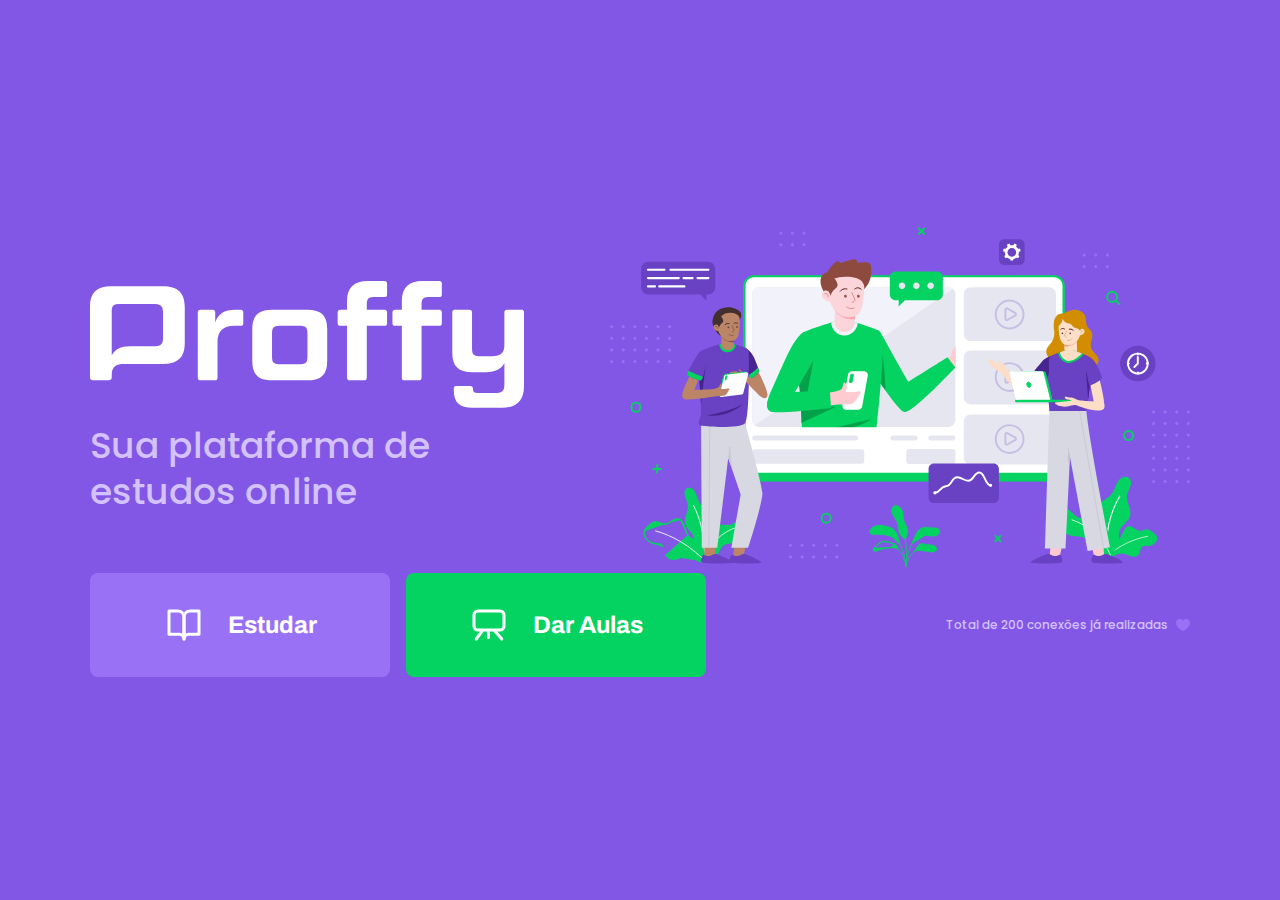
<file: index.html>
<!DOCTYPE html>
<!-- 'lang' é um atributo -->
<html lang="pt_br">
  <head>
    <meta charset="UTF-8" />
    <meta name="viewport" content="width=device-width, initial-scale=1.0" />
    <meta name="theme-color" content="#8257E5" />
    <title>Proffy | Sua plataforma de estudos online</title>
    <link rel="shortcut icon" href="/images/favicon.png" type="image/png" />
    <link rel="stylesheet" href="/styles/main.css" />
    <link rel="stylesheet" href="/styles/partials/page-landing.css" />
    <link
      href="https://fonts.googleapis.com/css2?family=Archivo:wght@400;700&amp;family=Poppins:wght@400;600&amp;display=swap"
      rel="stylesheet"
    />
  </head>
  <body id="page-landing">
    <div id="container">
      <div class="logo-container">
        <img src="images/logo.svg" alt="Proffy" />
        <h2>Sua plataforma de estudos online</h2>
      </div>
      <img
        class="hero-image"
        src="images/landing.svg"
        alt="Plataforma de Estudos"
      />
      <div class="buttons-container">
        <a class="study" href="/study.html">
          <img src="/images/icons/study.svg" alt="Estudar" />
          Estudar
        </a>
        <a class="give-classes" href="/give-classes.html">
          <img src="/images/icons/give-classes.svg" alt="Dar Aulas" />
          Dar Aulas
        </a>
      </div>
      <p class="total-connections">
        Total de 200 conexões já realizadas
        <img src="/images/icons/purple-heart.svg" alt="Coração Roxo" />
      </p>
    </div>
  </body>
</html>
</file>
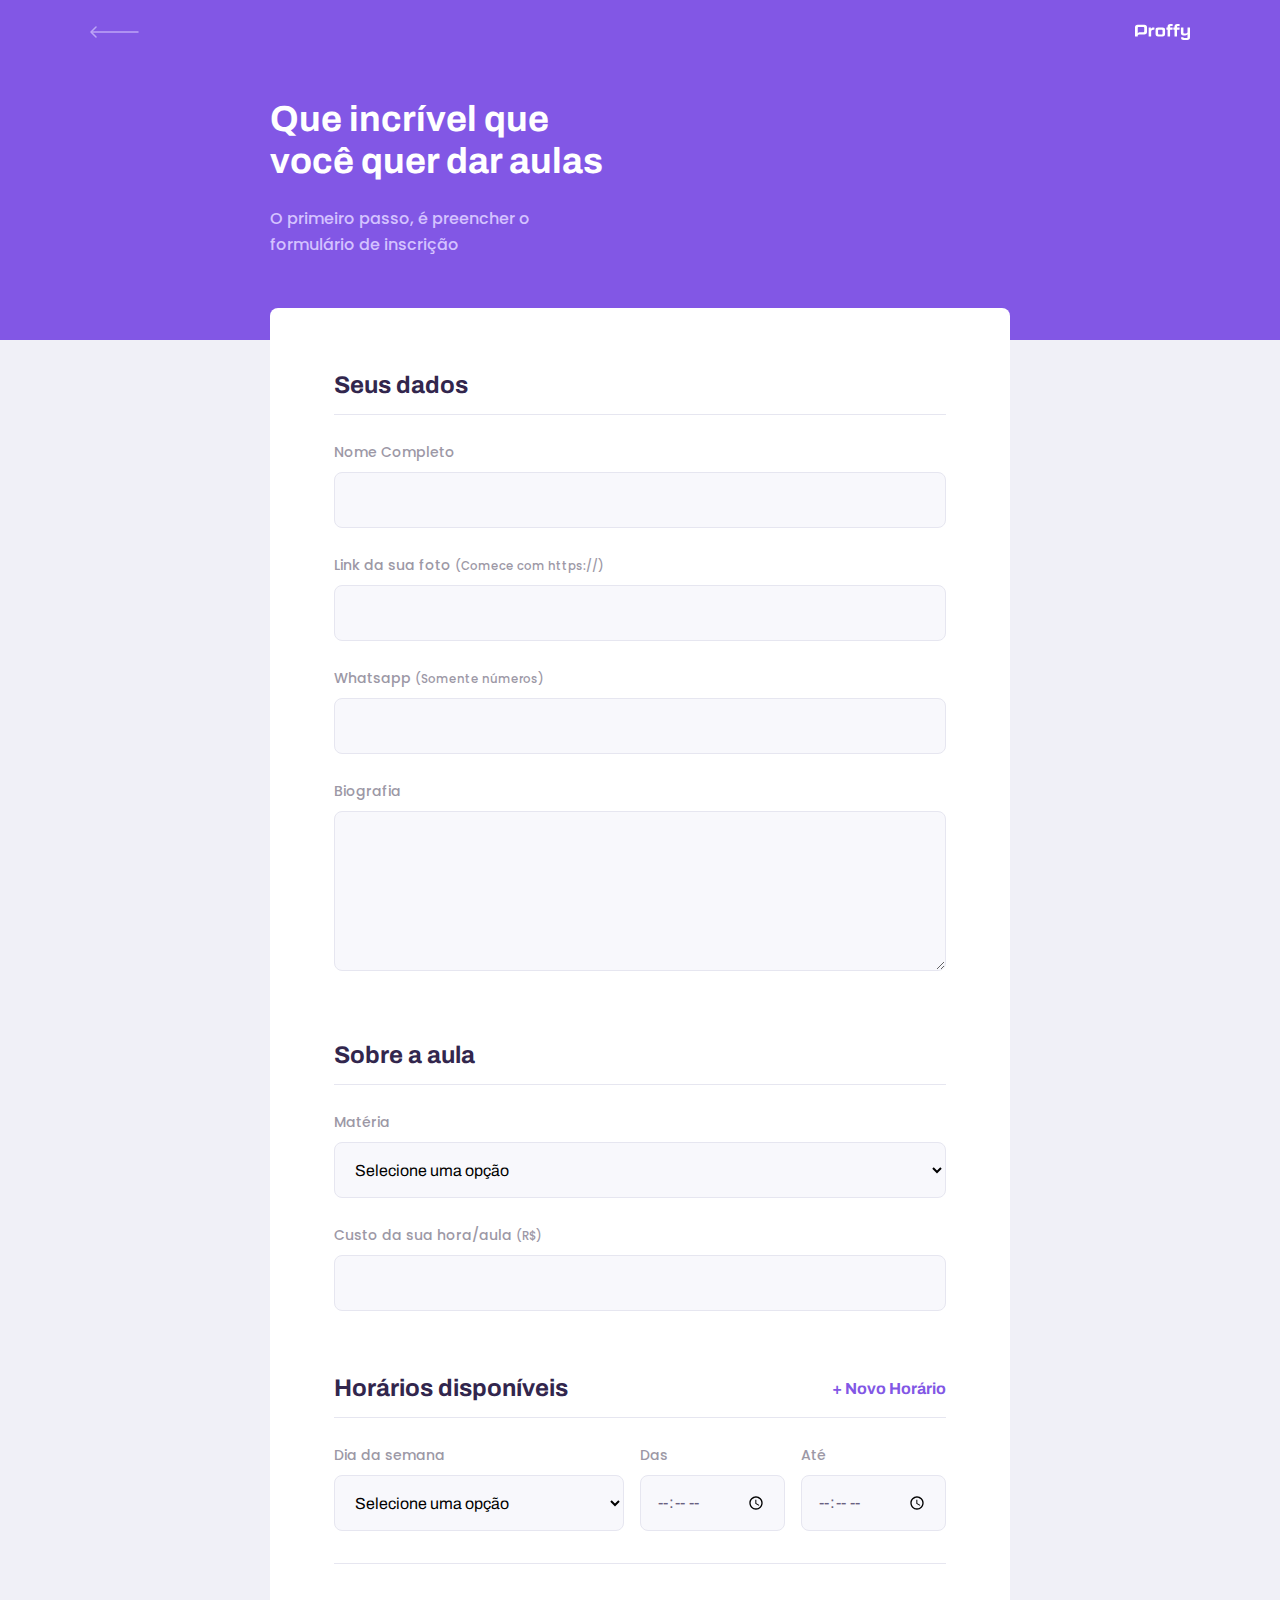
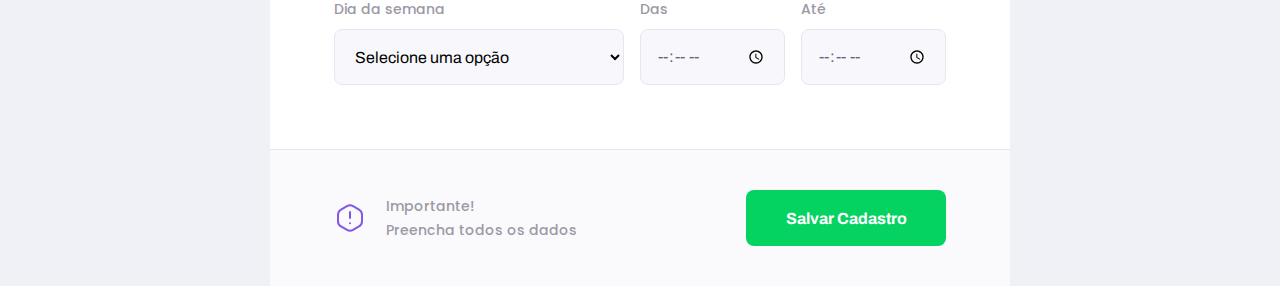
<file: give-classes.html>
<!DOCTYPE html>
<!-- 'lang' é um atributo -->
<html lang="pt_br">
  <head>
    <meta charset="UTF-8" />
    <meta name="viewport" content="width=device-width, initial-scale=1.0" />
    <title>Proffy | Sua plataforma de estudos online</title>
    <link rel="stylesheet" href="/styles/main.css" />
    <link rel="stylesheet" href="/styles/partials/header.css" />
    <link rel="stylesheet" href="/styles/partials/forms.css" />
    <link rel="stylesheet" href="/styles/partials/page-give-classes.css" />
    <link
      href="https://fonts.googleapis.com/css2?family=Archivo:wght@400;700&amp;family=Poppins:wght@400;600&amp;display=swap"
      rel="stylesheet"
    />
  </head>
  <body id="page-give-classes">
    <div id="container">
      <header class="page-header">
        <div class="top-bar-container">
          <a href="/">
            <img src="/images/icons/back.svg" alt="Voltar" />
          </a>
          <img src="/images/logo.svg" alt="Proffy" />
        </div>
        <div class="header-content">
          <strong>Que incrível que você quer dar aulas</strong>
          <p>O primeiro passo, é preencher o formulário de inscrição</p>
        </div>
      </header>
      <main>
        <form action="" id="create-class">
          <fieldset>
            <legend>Seus dados</legend>
            <div class="input-block">
              <label for="name">Nome Completo</label>
              <input name="name" id="name" required />
            </div>
            <div class="input-block">
              <label for="avatar"
                >Link da sua foto <small>(Comece com https://)</small></label
              >
              <input name="avatar" id="avatar" type="url" required />
            </div>
            <div class="input-block">
              <label for="whatsapp"
                >Whatsapp <small>(Somente números)</small></label
              >
              <input name="whatsapp" id="whatsapp" type="number" required />
            </div>
            <div class="textarea-block">
              <label for="bio">Biografia</label>
              <textarea name="bio" id="bio" required></textarea>
            </div>
          </fieldset>
          <fieldset>
            <legend>Sobre a aula</legend>
            <div class="select-block">
              <label for="subject">Matéria</label>
              <select name="subject" id="subject" required>
                <option value="">Selecione uma opção</option>
                <option value="1">Artes</option>
                <option value="2">Biologia</option>
                <option value="3">Ciências</option>
                <option value="4">Educação física</option>
                <option value="5">Física</option>
                <option value="6">Geografia</option>
                <option value="7">História</option>
                <option value="8">Matemática</option>
                <option value="9">Português</option>
                <option value="10">Química</option>
              </select>
            </div>
            <div class="input-block">
              <label for="cost"
                >Custo da sua hora/aula
                <small>(R$)</small>
              </label>
              <input type="cost" id="cost" type="number" required />
            </div>
          </fieldset>
          <fieldset id="schedule-items">
            <legend>
              Horários disponíveis
              <button id="add-time">+ Novo Horário</button>
            </legend>
            <div class="schedule-item">
              <div class="select-block">
                <label for="weekday">Dia da semana</label>
                <select name="weekday[]" required>
                  <option value="">Selecione uma opção</option>
                  <option value="0">Domingo</option>
                  <option value="1">Segunda-feira</option>
                  <option value="2">Terça-feira</option>
                  <option value="3">Quarta-feira</option>
                  <option value="4">Quinta-feira</option>
                  <option value="5">Sexta-feira</option>
                  <option value="6">Sábado</option>
                </select>
              </div>
              <div class="input-block">
                <label for="time_from">Das</label>
                <input type="time" name="time_from[]" required />
              </div>
              <div class="input-block">
                <label for="time_from">Até</label>
                <input type="time" name="time_from[]" required />
              </div>
            </div>
            <div class="schedule-item">
              <div class="select-block">
                <label for="weekday">Dia da semana</label>
                <select name="weekday[]" required>
                  <option value="">Selecione uma opção</option>
                  <option value="0">Domingo</option>
                  <option value="1">Segunda-feira</option>
                  <option value="2">Terça-feira</option>
                  <option value="3">Quarta-feira</option>
                  <option value="4">Quinta-feira</option>
                  <option value="5">Sexta-feira</option>
                  <option value="6">Sábado</option>
                </select>
              </div>
              <div class="input-block">
                <label for="time_from">Das</label>
                <input type="time" name="time_from[]" required />
              </div>
              <div class="input-block">
                <label for="time_from">Até</label>
                <input type="time" name="time_from[]" required />
              </div>
            </div>
          </fieldset>
        </form>
        <footer>
          <p>
            <img src="/images/icons/warning.svg" alt="Aviso importante" />
            Importante! <br />
            Preencha todos os dados
          </p>
          <button type="submit" form="create-class">Salvar Cadastro</button>
        </footer>
      </main>
    </div>
  </body>
</html>

<!-- Aula 03 58" -->
</file>
<file: styles/main.css>
:root {
  --color-background: #f0f0f7;
  --color-primary-lighter: #9871f5;
  --color-primary-light: #916bea;
  --color-primary: #8257e5;
  --color-primary-dark: #774dd6;
  --color-primary-darker: #6842c2;
  --color-secondary: #04d361;
  --color-secondary-dark: #04bf58;
  --color-title-in-primary: #ffffff;
  --color-text-in-primary: #d4c2ff;
  --color-text-title: #32264d;
  --color-text-complement: #9c98a6;
  --color-text-base: #6a6180;
  --color-line-in-white: #e6e6f0;
  --color-input-background: #f8f8fc;
  --color-button-text: #ffffff;
  --color-box-base: #ffffff;
  --color-box-footer: #fafafc;
  --color-small-info: #c1bccc;
  /* tamanho da fonte padrão nos navegadores: 16px - 100% - 1rem */
  font-size: 60%; /* controle das medidas rem */
}

* {
  margin: 0;
  padding: 0;
  box-sizing: border-box;
}

html,
body {
  height: 100vh;
}

body {
  background: var(--color-background);
  display: flex;
  align-items: center;
  justify-content: center;
}

body,
input,
button,
textarea {
  font-weight: 500;
  font-family: Poppins;
  font-size: 1.6rem;
  color: var(--color-text-base);
}

#container {
  width: 90vw;
  max-width: 700px;
}

@media (min-width: 700px) {
  :root {
    /* todo 1rem equivale a 10px */
    font-size: 62.5%;
  }
}
</file>
<file: styles/partials/page-landing.css>
#page-landing {
  background: var(--color-primary);
}

#page-landing #container {
  color: var(--color-text-in-primary);
}

.logo-container img {
  height: 10rem;
}

.logo-container {
  text-align: center;
  margin-bottom: 3.2rem;
}

.logo-container h2 {
  font-weight: 500;
  font-size: 3.6rem;
  line-height: 4.6rem;
  margin-top: 0.8rem;
}

.hero-image {
  width: 100%;
}

.buttons-container {
  display: flex;
  justify-content: center;
  margin: 3.2rem 0;
}

.buttons-container a {
  width: 30rem;
  height: 10.4rem;
  border-radius: 0.8rem;
  margin-right: 1.6rem;
  font: 700 2.4rem Archivo;
  display: flex;
  align-items: center;
  justify-content: center;
  text-decoration: none;
  transition: background 0.2s;
  color: var(--color-button-text);
}

.buttons-container a img {
  width: 4rem;
  margin-right: 2.4rem;
}

.buttons-container a.study {
  background: var(--color-primary-lighter);
}

.buttons-container a.study:hover {
  background: var(--color-primary-light);
}

.buttons-container a.give-classes {
  background: var(--color-secondary);
  margin-right: 0;
}

.buttons-container a.give-classes:hover {
  background: var(--color-secondary-dark);
}

.total-connections {
  font-size: 1.8rem;
  display: flex;
  align-items: center;
  justify-content: center;
}

.total-connections img {
  margin-left: 0.8rem;
}

@media (max-width: 699px) {
  :root {
    font-size: 40%; /* controle das medidas rem */
  }
}

/* @media -- responsividade para o desktop */
@media (min-width: 1100px) {
  #page-landing #container {
    max-width: 1100px;
    display: grid;
    grid-template-columns: 2fr 1fr 2fr;
    grid-template-rows: 350px 1fr;
    grid-template-areas: "proffy image image" "button button texting";
    column-gap: 87px;
    column-gap: 86px;
  }

  .logo-container {
    grid-area: proffy;
    text-align: initial;
    align-self: center;
    margin: 0;
  }

  .logo-container img {
    height: 127px;
  }

  .hero-image {
    grid-area: image;
    height: 350px;
  }

  .buttons-container {
    grid-area: button;
    justify-content: flex-start;
    margin: 0;
  }

  .total-connections {
    grid-area: texting;
    justify-self: end;
    font-size: 1.2rem;
  }
}
</file>
<file: styles/partials/header.css>
.page-header {
  background-color: var(--color-primary);
  display: flex;
  flex-direction: column;
}

.page-header .top-bar-container {
  width: 90%;
  margin: 0 auto;
  display: flex;
  align-items: center;
  justify-content: space-between;
  padding: 1.6rem 0;
}

.page-header .top-bar-container a {
  height: 3.2rem;
  transition: opacity 0.2s;
}

.page-header .top-bar-container a:hover {
  opacity: 0.6;
}

.page-header .top-bar-container > img {
  height: 1.6rem;
}

.page-header .header-content {
  width: 90%;
  margin: 3.2rem auto;
  position: relative;
}

.page-header .header-content strong {
  font: 700 3.6rem Archivo;
  line-height: 4.2rem;
  color: var(--color-title-in-primary);
}

.page-header .header-content p {
  max-width: 30rem;
  font-size: 1.6rem;
  line-height: 2.6rem;
  color: var(--color-text-in-primary);
  margin-top: 2.4rem;
}

@media (min-width: 700px) {
  .page-header {
    height: 340px;
  }

  .page-header .top-bar-container {
    max-width: 1100px;
  }

  .page-header .header-content {
    max-width: 740px;
    margin: 0 auto;
    flex: 1 1;
    padding-bottom: 48px;
    display: flex;
    flex-direction: column;
    justify-content: center;
  }

  .page-header .header-content strong {
    max-width: 350px;
  }
}
</file>
<file: styles/partials/forms.css>
.select-block label,
.input-block label,
.textarea-block label {
  font-size: 1.4rem;
  color: var(--color-text-complement);
}

.input-block input,
.select-block select,
.textarea-block textarea {
  width: 100%;
  height: 5.6rem;
  margin-top: 0.8rem;
  border-radius: 0.8rem;
  background: var(--color-input-background);
  border: 1px solid var(--color-line-in-white);
  outline: 0;
  padding: 0 1.6rem;
  font: 1.6rem Archivo;
}

.textarea-block textarea {
  padding: 1.2rem 1.6rem;
  height: 16rem;
  resize: vertical;
}

.input-block,
.textarea-block {
  position: relative;
}

.input-block:focus-within::after,
.textarea-block:focus-within::after {
  content: "";
  width: calc(100% - 3.2rem);
  height: 3px;
  background: var(--color-primary-light);
  position: absolute;
  left: 1.6rem;
  bottom: 0px;
}
</file>
<file: styles/partials/page-give-classes.css>
#page-give-classes #container {
  width: 100vw;
  height: 100vh;
}

#page-give-classes .page-header .header-content {
  margin-bottom: 6.4rem;
}

#page-give-classes main {
  background: var(--color-box-base);
  width: 100%;
  max-width: 74rem;
  border-radius: 0.8rem;
  margin: -3.2rem auto 3.2rem;
  padding-top: 6.4rem;
}

#page-give-classes fieldset {
  border: none;
  padding: 0 2.4rem;
}

#page-give-classes fieldset legend {
  font: 700 2.4rem Archivo;
  color: var(--color-text-title);
  margin-bottom: 2.4rem;
  display: flex;
  align-items: center;
  justify-content: space-between;
  width: 100%;
  padding-bottom: 1.6rem;
  border-bottom: 1px solid var(--color-line-in-white);
}

#page-give-classes fieldset legend button {
  background: none;
  border: 0;
  color: var(--color-primary);
  font: 700 1.6rem Archivo;
  cursor: pointer;
  transition: 0.2;
}

#page-give-classes fieldset legend button:hover {
  color: var(--color-primary-dark);
}

#page-give-classes fieldset + fieldset {
  margin-top: 6.4rem;
}

#page-give-classes .input-block + .input-block,
#page-give-classes .input-block + .textarea-block,
#page-give-classes .select-block + .input-block {
  margin-top: 2.4rem;
}

#page-give-classes main footer {
  padding: 4rem 2.4rem;
  background: var(--color-box-footer);
  border-top: 1px solid var(--color-line-in-white);
  margin-top: 6.4rem;
}

#page-give-classes main footer p {
  display: flex;
  align-items: center;
  justify-content: center;
  font-size: 1.4rem;
  line-height: 2.4rem;
  color: var(--color-text-complement);
}

#page-give-classes main footer p img {
  margin-right: 2rem;
}

#page-give-classes main footer button {
  width: 100%;
  height: 5.6rem;
  background: var(--color-secondary);
  color: var(--color-button-text);
  border: 0;
  border-radius: 0.8rem;
  cursor: pointer;
  font: 700 1.6rem Archivo;
  display: flex;
  align-items: center;
  justify-content: center;
  text-decoration: none;
  transition: 0.2s;
  margin-top: 3.2rem;
}

#page-give-classes main footer button:hover {
  background: var(--color-secondary-dark);
}

.schedule-item + .schedule-item {
  margin-top: 3.2rem;
  padding-top: 3.2rem;
  border-top: 1px solid var(--color-line-in-white);
}

@media (min-width: 700px) {
  #page-give-classes #container {
    max-width: 100vw;
  }

  #page-give-classes .page-header .header-content {
    margin-bottom: 0;
  }

  #page-give-classes main fieldset {
    padding: 0 64px;
  }

  .schedule-item {
    display: grid;
    grid-template-columns: 2fr 1fr 1fr;
    column-gap: 1.6rem;
  }

  .schedule-item .input-block {
    margin-top: 0;
  }

  #page-give-classes #schedule-items .select-block + .input-block,
  #page-give-classes #schedule-items .input-block + .input-block {
    margin-top: 0;
  }

  #page-give-classes main footer {
    padding: 40px 64px;
    display: flex;
    align-items: center;
    justify-content: space-between;
  }

  #page-give-classes main footer button {
    margin-top: 0;
    width: 200px;
  }
}
</file>
